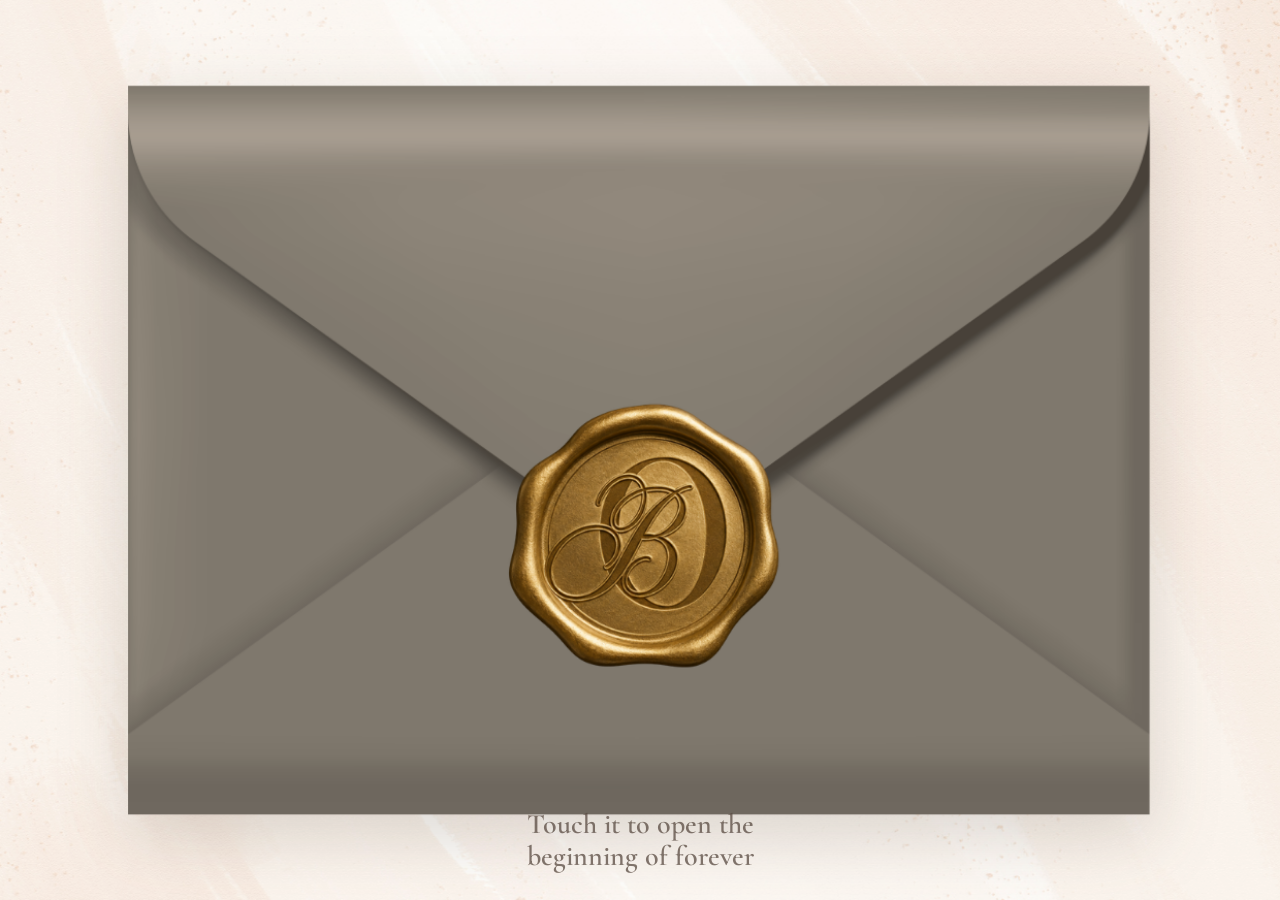
<file: index.html>
<!DOCTYPE html>
<html lang="en">
<head>
  <meta charset="UTF-8">
  <meta name="viewport" content="width=device-width, initial-scale=1.0">
  <meta name="description" content="Open the wedding invitation for Osama and Basmala.">
  <title>Open Invitation | Osama &amp; Basmala</title>
  <link rel="preconnect" href="https://fonts.googleapis.com">
  <link rel="preconnect" href="https://fonts.gstatic.com" crossorigin>
  <link href="https://fonts.googleapis.com/css2?family=Cormorant+Garamond:wght@500;600;700&family=Poppins:wght@300;400;500&display=swap" rel="stylesheet">
  <link rel="stylesheet" href="css/index.css">
</head>
<body>
  <main>
    <button class="entrance" type="button" aria-label="Touch to open the beginning of forever">
      <img class="entrance-bg" src="bg.png" alt="">
      <span class="entrance-content">
        <img class="entrance-envelope" src="index_env.png" alt="Closed wedding invitation envelope">
        <span class="entrance-text">Touch it to open the beginning of forever</span>
      </span>
    </button>
  </main>
  <script src="js/index.js" defer></script>
</body>
</html>
</file>
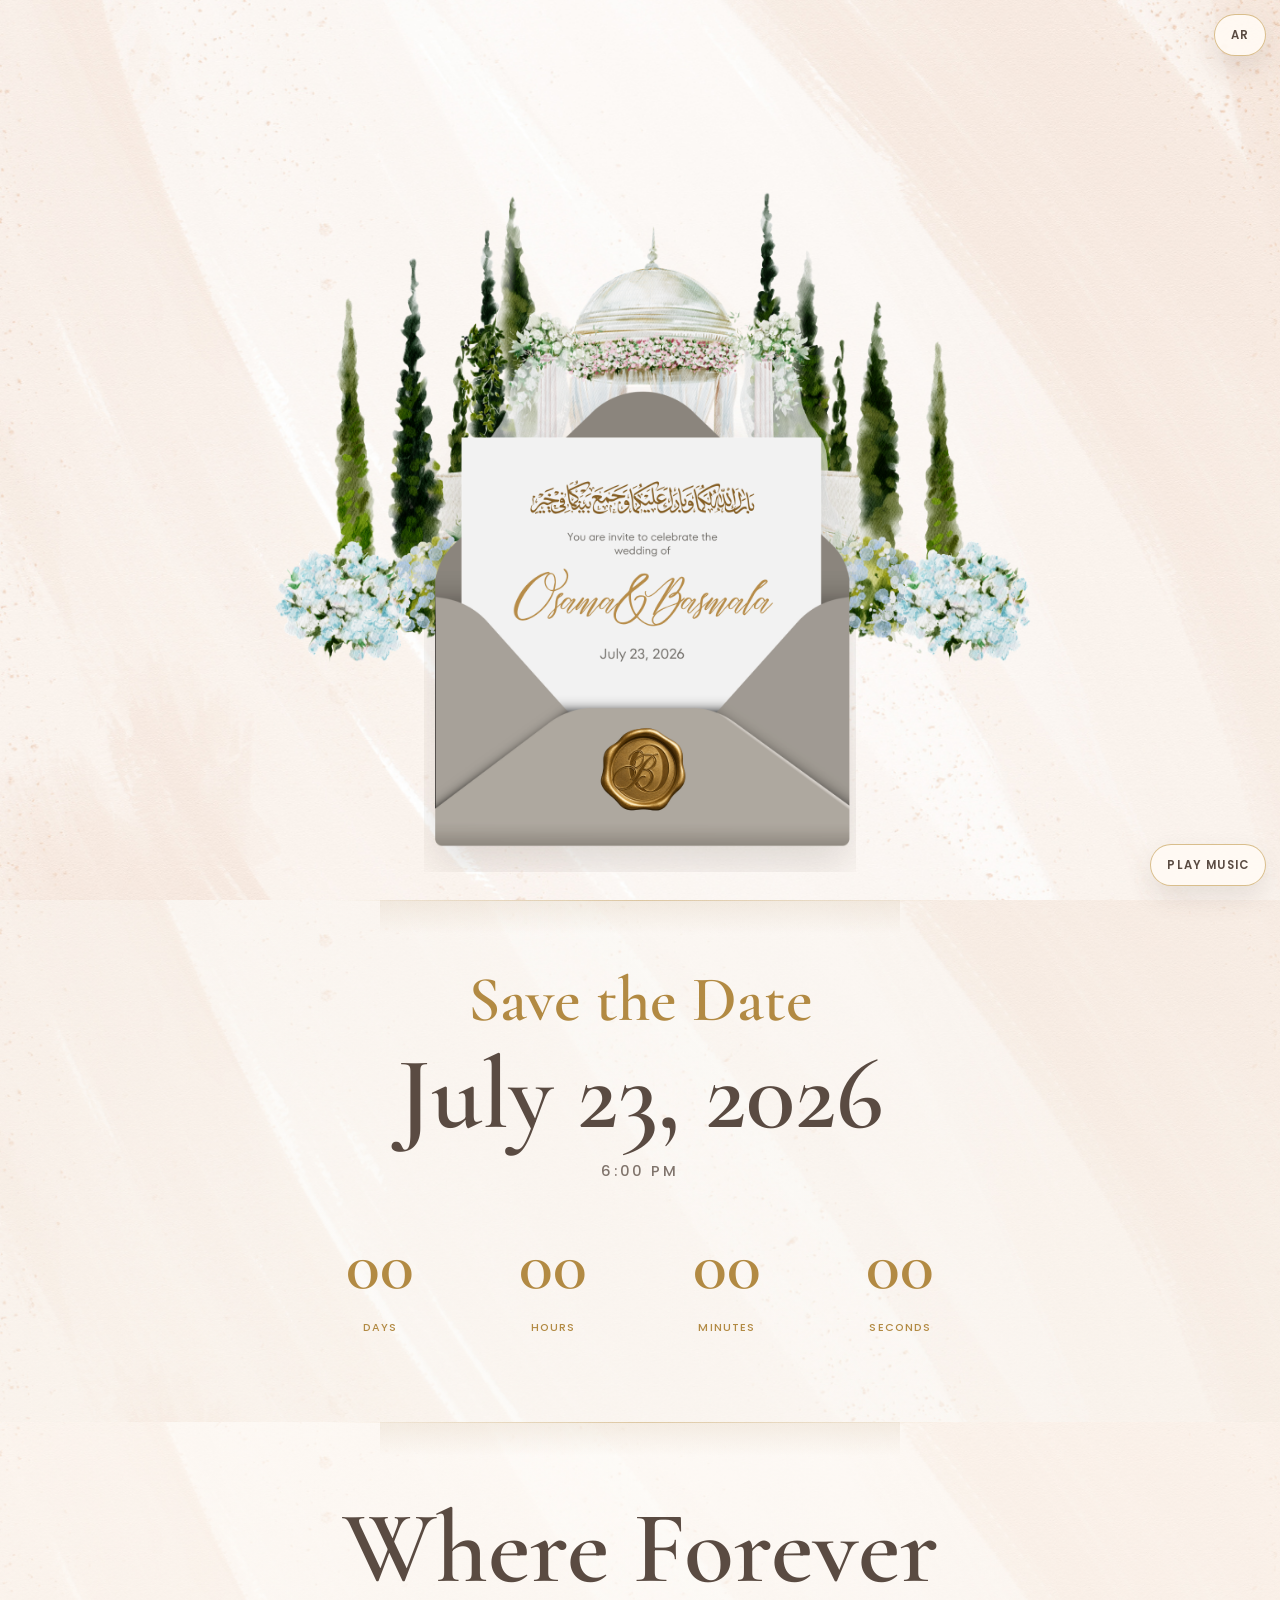
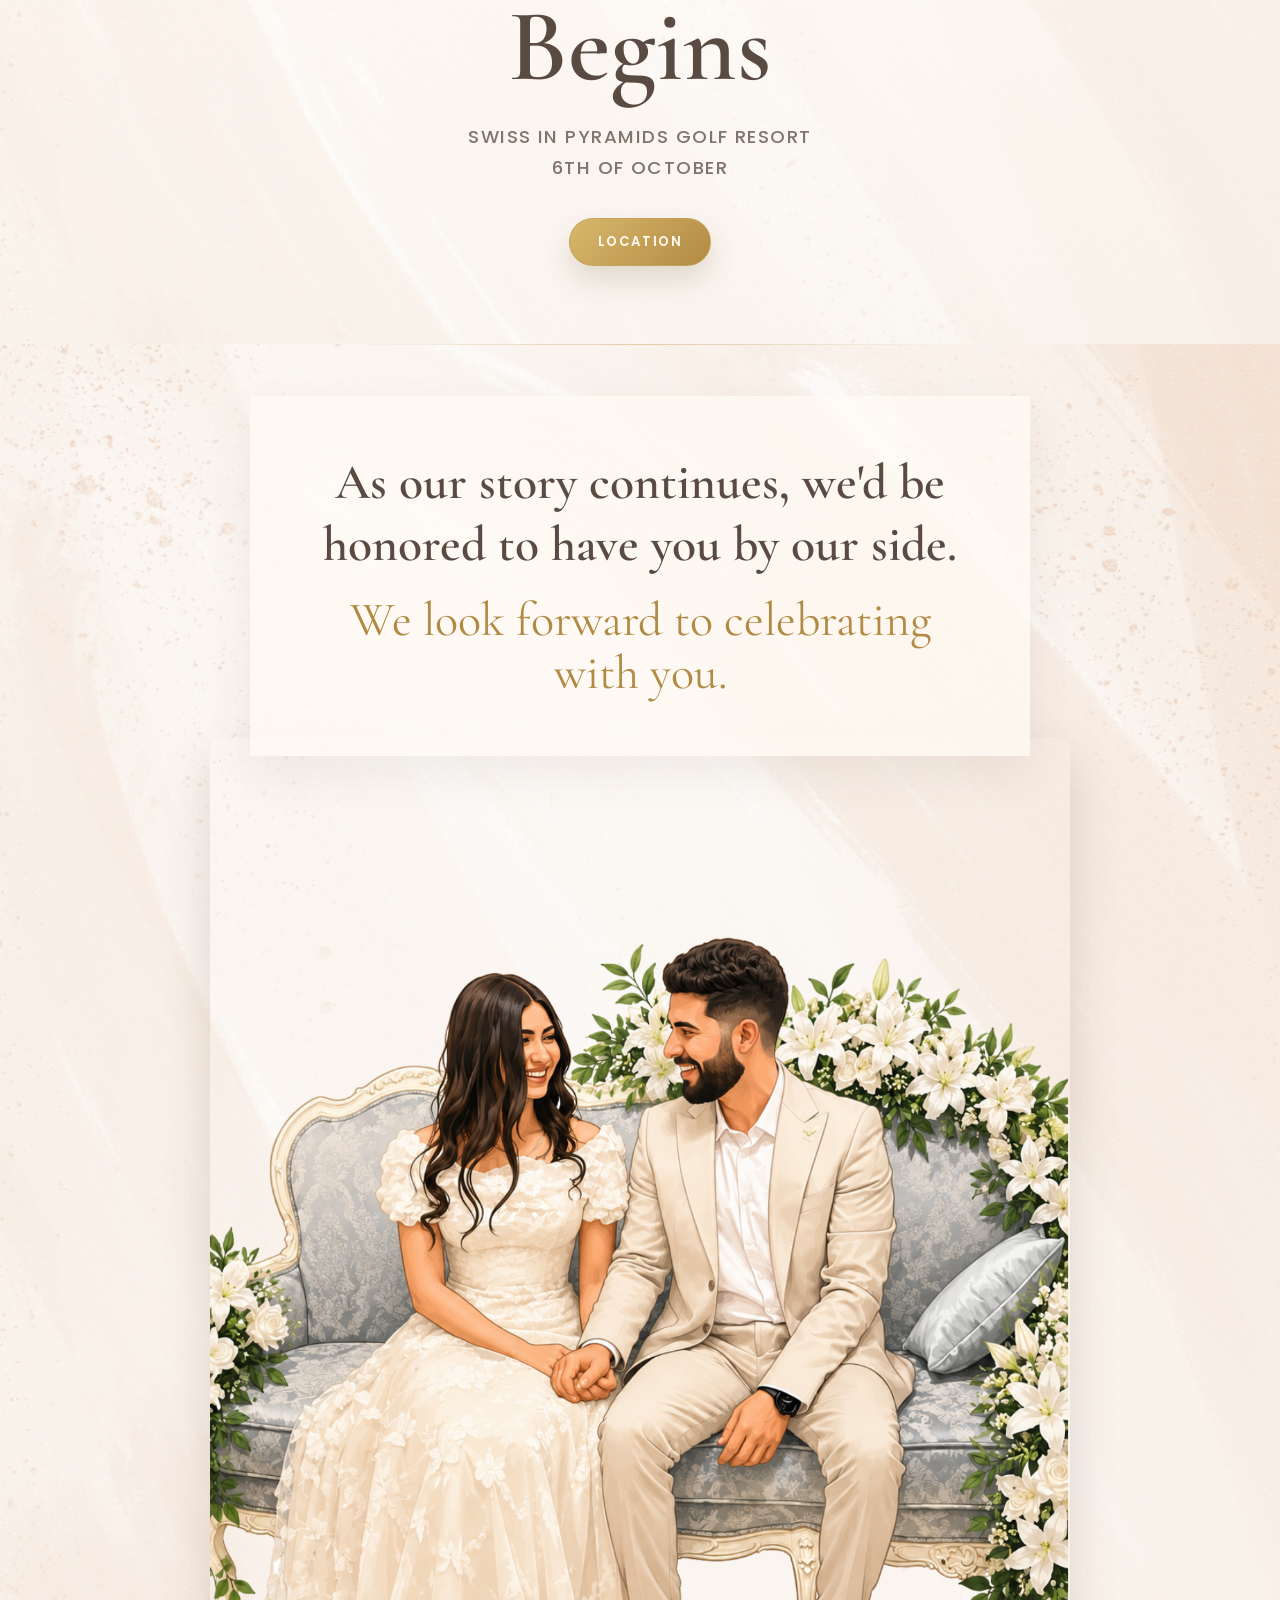
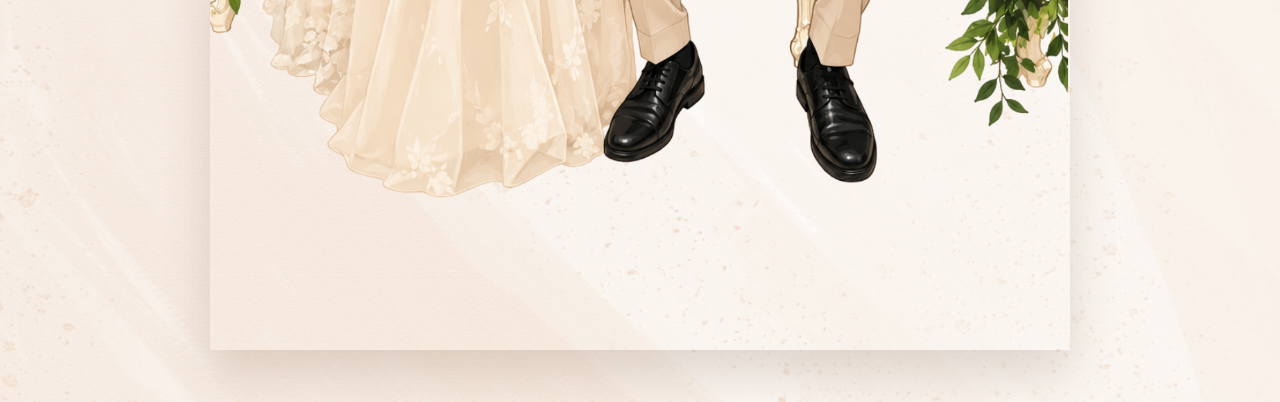
<file: invitation.html>
<!DOCTYPE html>
<html lang="en">
<head>
  <meta charset="UTF-8">
  <meta name="viewport" content="width=device-width, initial-scale=1.0">
  <meta name="description" content="Wedding invitation for Osama and Basmala.">
  <title>Osama &amp; Basmala | Invitation</title>
  <link rel="preconnect" href="https://fonts.googleapis.com">
  <link rel="preconnect" href="https://fonts.gstatic.com" crossorigin>
  <link href="https://fonts.googleapis.com/css2?family=Cormorant+Garamond:wght@500;600;700&family=Noto+Naskh+Arabic:wght@500;600;700&family=Poppins:wght@300;400;500&display=swap" rel="stylesheet">
  <link rel="stylesheet" href="css/invitation.css">
</head>
<body>
  <audio class="wedding-audio" src="music.mp3" preload="auto" loop></audio>
  <button class="music-toggle" type="button" hidden aria-pressed="false">Play Music</button>
  <button class="language-toggle" type="button" aria-label="Switch language" data-language-toggle>AR</button>

  <main>
    <section class="invite-hero" aria-labelledby="invite-title">
      <h1 id="invite-title" class="sr-only" data-en="Wedding invitation for Osama and Basmala" data-ar="دعوة زفاف أسامة وبسملة">Wedding invitation for Osama and Basmala</h1>

      <picture>
        <source media="(min-width: 768px)" srcset="bg.png">
        <img class="hero-bg" src="bg.png" alt="Soft watercolor paper background">
      </picture>

      <div class="hero-art" aria-label="Wedding venue and invitation artwork">
        <picture>
          <source media="(min-width: 768px)" srcset="shape.png">
          <img class="venue-art" src="shape.png" alt="Watercolor wedding venue with flowers and tall greenery">
        </picture>

        <picture>
          <source media="(min-width: 768px)" srcset="env.png">
          <img class="envelope-art" src="env.png" alt="Envelope containing the wedding invitation for Osama and Basmala">
        </picture>
      </div>
    </section>

    <section class="save-date-section" aria-labelledby="save-date-title">
      <div class="save-date-content">
        <p class="section-kicker" data-en="Save the Date" data-ar="احفظوا التاريخ">Save the Date</p>
        <h2 id="save-date-title" data-en="July 23, 2026" data-ar="٢٣ يوليو ٢٠٢٦">July 23, 2026</h2>
        <p class="event-time" data-en="6:00 PM" data-ar="٦:٠٠ مساءً">6:00 PM</p>

        <div class="countdown" data-countdown="2026-07-23T18:00:00" aria-label="Countdown to wedding date">
          <div class="countdown-item">
            <span class="countdown-number" data-days>00</span>
            <span class="countdown-label" data-en="Days" data-ar="أيام">Days</span>
          </div>
          <div class="countdown-item">
            <span class="countdown-number" data-hours>00</span>
            <span class="countdown-label" data-en="Hours" data-ar="ساعات">Hours</span>
          </div>
          <div class="countdown-item">
            <span class="countdown-number" data-minutes>00</span>
            <span class="countdown-label" data-en="Minutes" data-ar="دقائق">Minutes</span>
          </div>
          <div class="countdown-item">
            <span class="countdown-number" data-seconds>00</span>
            <span class="countdown-label" data-en="Seconds" data-ar="ثواني">Seconds</span>
          </div>
        </div>
      </div>
    </section>

    <section class="location-section" aria-labelledby="location-title">
      <div class="location-content">
        <h2 id="location-title" data-en="Where Forever Begins" data-ar="حيث يبدأ الأبد">Where Forever Begins</h2>
        <p class="location-address">
          <span data-en="SWISS IN PYRAMIDS GOLF RESORT" data-ar="منتجع سويس إن بيراميدز جولف">SWISS IN PYRAMIDS GOLF RESORT</span>
          <span data-en="6th of October" data-ar="٦ أكتوبر">6th of October</span>
        </p>
        <a class="map-button" href="https://maps.app.goo.gl/HbmF7gT4mWUfYCKc6" target="_blank" rel="noopener noreferrer" data-en="Location" data-ar="الموقع">
          Location
        </a>
      </div>
    </section>

    <section class="closing-section" aria-labelledby="closing-title">
      <div class="closing-content">
        <div class="closing-message">
          <h2 id="closing-title" data-en="As our story continues, we'd be honored to have you by our side." data-ar="ومع استمرار حكايتنا، يشرفنا أن تكونوا بجانبنا.">As our story continues, we'd be honored to have you by our side.</h2>
          <p data-en="We look forward to celebrating with you." data-ar="نتطلع للاحتفال معكم.">We look forward to celebrating with you.</p>
        </div>

        <img class="couple-image" src="OB.png" alt="Illustration of Osama and Basmala seated together">
      </div>
    </section>
  </main>
  <script src="js/invitation.js" defer></script>
</body>
</html>
</file>
<file: css/index.css>
:root {
  --paper: #f8f2ea;
  --ink: #5a4b42;
  --muted: rgba(90, 75, 66, .76);
  --gold: #c7a15a;
  --gold-deep: #b28a43;
}

* {
  box-sizing: border-box;
}

html,
body {
  min-height: 100%;
  margin: 0;
}

body {
  background: var(--paper);
  color: var(--ink);
  font-family: "Poppins", Arial, sans-serif;
}

button {
  font: inherit;
}

.entrance {
  position: relative;
  display: grid;
  width: 100%;
  min-height: 100svh;
  place-items: center;
  overflow: hidden;
  padding: 0;
  border: 0;
  background: var(--paper);
  color: inherit;
  cursor: pointer;
  isolation: isolate;
}

.entrance-bg {
  position: absolute;
  inset: 0;
  z-index: -2;
  width: 100%;
  height: 100%;
  object-fit: cover;
  pointer-events: none;
}

.entrance::after {
  position: absolute;
  inset: 0;
  z-index: -1;
  content: "";
  background: rgba(248, 242, 234, .18);
  pointer-events: none;
}

.entrance-content {
  position: relative;
  display: grid;
  width: 100vw;
  min-height: 100svh;
  justify-items: center;
}

.entrance-envelope {
  display: block;
  width: 100vw;
  height: 100svh;
  max-height: none;
  object-fit: cover;
  filter: drop-shadow(0 22px 34px rgba(70, 55, 40, .18));
  pointer-events: none;
}

.entrance-text {
  position: absolute;
  left: 50%;
  bottom: max(28px, env(safe-area-inset-bottom));
  transform: translateX(-50%);
  width: min(86vw, 22rem);
  max-width: 18rem;
  color: var(--muted);
  font-family: "Cormorant Garamond", Georgia, serif;
  font-size: clamp(1.25rem, 5vw, 1.75rem);
  font-weight: 600;
  line-height: 1.15;
  text-align: center;
}

.entrance:focus-visible {
  outline: 2px solid var(--gold-deep);
  outline-offset: -10px;
}

@media (min-width: 768px) {
  .entrance-content {
    width: 100vw;
  }
}
</file>
<file: css/invitation.css>
:root {
  --paper: #f8f2ea;
  --ink: #5a4b42;
  --muted: rgba(90, 75, 66, .76);
  --gold: #c7a15a;
  --gold-deep: #b28a43;
  --ivory: #fffaf4;
  --panel: rgba(255, 250, 244, .78);
  --shadow: rgba(90, 75, 66, .12);
}

* {
  box-sizing: border-box;
}

html,
body {
  min-height: 100%;
  margin: 0;
}

body {
  background: var(--paper) url("../bg.png") center / cover fixed;
  color: var(--ink);
  font-family: "Poppins", Arial, sans-serif;
}

button,
a {
  font: inherit;
}

.sr-only {
  position: absolute;
  width: 1px;
  height: 1px;
  overflow: hidden;
  clip: rect(0, 0, 0, 0);
  white-space: nowrap;
}

.music-toggle,
.language-toggle {
  position: fixed;
  z-index: 20;
  min-height: 42px;
  padding: 0 16px;
  border: 1px solid rgba(199, 161, 90, .68);
  border-radius: 999px;
  background: rgba(255, 250, 244, .92);
  color: var(--ink);
  box-shadow: 0 12px 26px var(--shadow);
  cursor: pointer;
  font-size: .72rem;
  font-weight: 600;
  letter-spacing: .1em;
  text-transform: uppercase;
}

.music-toggle {
  right: 14px;
  bottom: max(14px, env(safe-area-inset-bottom));
}

.language-toggle {
  top: 14px;
  right: 14px;
  min-width: 48px;
}

.music-toggle:focus-visible,
.language-toggle:focus-visible {
  outline: 2px solid var(--gold);
  outline-offset: 4px;
}

html[lang="ar"] body {
  direction: rtl;
  font-family: "Noto Naskh Arabic", "Poppins", Arial, sans-serif;
}

html[lang="ar"] h2,
html[lang="ar"] .section-kicker,
html[lang="ar"] .closing-message p,
html[lang="ar"] .entrance-text {
  font-family: "Noto Naskh Arabic", Georgia, serif;
}

html[lang="ar"] .event-time,
html[lang="ar"] .location-address,
html[lang="ar"] .countdown-label,
html[lang="ar"] .map-button,
html[lang="ar"] .music-toggle,
html[lang="ar"] .language-toggle {
  letter-spacing: 0;
}

h2 {
  margin: 0;
  font-family: "Cormorant Garamond", Georgia, serif;
  font-size: clamp(3.2rem, 14vw, 6.4rem);
  font-weight: 600;
  line-height: .95;
  letter-spacing: 0;
}

.invite-hero {
  position: relative;
  min-height: 100svh;
  overflow: hidden;
  isolation: isolate;
  background: var(--paper);
}

.hero-bg {
  position: absolute;
  inset: 0;
  z-index: -3;
  width: 100%;
  height: 100%;
  object-fit: cover;
}

.hero-art {
  position: relative;
  min-height: 100svh;
  padding: 0 10px max(18px, env(safe-area-inset-bottom));
}

.venue-art,
.envelope-art {
  display: block;
  user-select: none;
  pointer-events: none;
}

.save-date-section,
.location-section {
  position: relative;
  display: grid;
  min-height: 58svh;
  place-items: center;
  overflow: hidden;
  padding: clamp(36px, 8vw, 64px) 18px;
  text-align: center;
  background:
    linear-gradient(rgba(248, 242, 234, .28), rgba(248, 242, 234, .32)),
    url("../bg.png") center / cover;
}

.save-date-section::before,
.location-section::before,
.closing-section::before {
  position: absolute;
  top: 0;
  left: 50%;
  width: min(82%, 620px);
  height: 1px;
  content: "";
  background: linear-gradient(90deg, transparent, rgba(199, 161, 90, .46), transparent);
  transform: translateX(-50%);
}

.save-date-section::after,
.location-section::after {
  position: absolute;
  top: 0;
  left: 50%;
  width: min(100%, 520px);
  height: 34px;
  content: "";
  background: linear-gradient(rgba(171, 135, 87, .12), transparent);
  transform: translateX(-50%);
  pointer-events: none;
}

.save-date-content,
.location-content {
  width: min(100%, 720px);
}

.section-kicker {
  margin: 0 0 14px;
  color: var(--gold-deep);
  font-family: "Cormorant Garamond", Georgia, serif;
  font-size: clamp(2rem, 10vw, 4rem);
  font-weight: 600;
  line-height: 1;
}

.event-time {
  margin: 18px 0 34px;
  color: var(--muted);
  font-size: .9rem;
  font-weight: 500;
  letter-spacing: .18em;
  text-transform: uppercase;
}

.countdown {
  display: grid;
  grid-template-columns: repeat(4, minmax(0, 1fr));
  gap: 8px;
  width: min(100%, 420px);
  margin: 0 auto;
}

.countdown-item {
  display: grid;
  min-height: 74px;
  place-items: center;
  padding: 6px 2px;
}

.countdown-number {
  color: var(--gold-deep);
  font-family: "Cormorant Garamond", Georgia, serif;
  font-size: clamp(1.8rem, 9vw, 4.4rem);
  font-weight: 600;
  line-height: .9;
}

.countdown-label {
  color: var(--gold-deep);
  font-size: clamp(.52rem, 2vw, .68rem);
  font-weight: 500;
  letter-spacing: .1em;
  text-transform: uppercase;
}

.location-section {
  min-height: 58svh;
  padding-top: clamp(36px, 8vw, 64px);
  padding-bottom: clamp(36px, 8vw, 64px);
  background:
    linear-gradient(rgba(255, 250, 244, .44), rgba(248, 242, 234, .38)),
    url("../bg.png") center / cover;
}

.location-address {
  max-width: 30rem;
  margin: 26px auto 34px;
  color: var(--muted);
  font-size: clamp(.95rem, 3.8vw, 1.15rem);
  font-weight: 500;
  line-height: 1.7;
  letter-spacing: .08em;
  text-transform: uppercase;
}

.location-address span {
  display: block;
}

.map-button {
  display: inline-grid;
  min-height: 48px;
  place-items: center;
  padding: 0 28px;
  border: 1px solid rgba(199, 161, 90, .72);
  border-radius: 999px;
  background: linear-gradient(135deg, #d8b86d, var(--gold-deep));
  color: #fffaf1;
  box-shadow: 0 14px 28px rgba(95, 70, 32, .16);
  font-size: .82rem;
  font-weight: 600;
  letter-spacing: .12em;
  text-decoration: none;
  text-transform: uppercase;
}

.map-button:focus-visible {
  outline: 2px solid var(--ink);
  outline-offset: 5px;
}

.closing-section {
  position: relative;
  display: grid;
  min-height: 100svh;
  place-items: center;
  padding: clamp(26px, 7vw, 52px) 16px;
  background:
    linear-gradient(rgba(248, 242, 234, .18), rgba(248, 242, 234, .28)),
    url("../bg.png") center / cover;
}

.closing-content {
  width: min(100%, 980px);
}

.closing-message {
  position: relative;
  z-index: 2;
  width: min(92%, 780px);
  margin: 0 auto -18px;
  padding: clamp(28px, 7vw, 56px) clamp(18px, 6vw, 64px);
  background: var(--panel);
  text-align: center;
  box-shadow: 0 18px 42px rgba(90, 75, 66, .08);
}

.closing-message h2 {
  max-width: 17em;
  margin: 0 auto;
  color: var(--ink);
  font-size: clamp(2rem, 8vw, 3.1rem);
  line-height: 1.25;
}

.closing-message p {
  margin: 18px 0 0;
  color: var(--gold-deep);
  font-family: "Cormorant Garamond", Georgia, serif;
  font-size: clamp(1.8rem, 7vw, 3rem);
  line-height: 1.1;
}

.couple-image {
  display: block;
  width: min(100%, 860px);
  margin: 0 auto;
  border-radius: 12px 12px 0 0;
  box-shadow: 0 22px 48px rgba(98, 69, 42, .18);
}

.venue-art {
  position: absolute;
  left: calc(50% + 2px);
  bottom: clamp(146px, 23svh, 194px);
  z-index: 1;
  width: min(158vw, 650px);
  max-width: none;
  opacity: 0;
  transform: translate(-50%, 22px);
  animation: venueReveal 900ms cubic-bezier(.2, .8, .18, 1) 120ms forwards;
}

.envelope-art {
  position: absolute;
  left: 50%;
  bottom: max(-74px, calc(env(safe-area-inset-bottom) - 86px));
  z-index: 3;
  width: min(93vw, 400px);
  max-height: none;
  object-fit: contain;
  clip-path: inset(18% 8% 15% 8%);
  opacity: 0;
  transform: translate(-50%, 46px) scale(.96);
  filter: drop-shadow(0 18px 22px rgba(68, 55, 44, .16));
  animation: envelopeArrive 1050ms cubic-bezier(.18, .9, .2, 1) 520ms forwards;
}

@keyframes venueReveal {
  to {
    opacity: 1;
    transform: translate(-50%, 0);
  }
}

@keyframes envelopeArrive {
  0% {
    opacity: 0;
    transform: translate(-50%, 46px) scale(.96);
  }
  72% {
    opacity: 1;
    transform: translate(-50%, -8px) scale(1.01);
  }
  100% {
    opacity: 1;
    transform: translate(-50%, 0) scale(1);
  }
}

@media (max-width: 380px) {
  .venue-art {
    left: 50%;
    bottom: clamp(130px, 22svh, 174px);
    width: min(166vw, 620px);
  }

  .envelope-art {
    bottom: max(-70px, calc(env(safe-area-inset-bottom) - 82px));
    width: min(94vw, 374px);
  }
}

@media (min-width: 768px) {
  .invite-hero {
    display: grid;
    place-items: center;
  }

  .hero-art {
    width: min(100vw, 760px);
    min-height: min(100svh, 900px);
    padding: 0 24px clamp(24px, 4svh, 54px);
  }

  .venue-art {
    left: 50%;
    bottom: clamp(180px, 25svh, 260px);
    width: min(96vw, 820px);
  }

  .envelope-art {
    bottom: -80px;
    width: min(54vw, 500px);
  }

  .countdown {
    grid-template-columns: repeat(4, minmax(0, 1fr));
    width: min(100%, 680px);
    gap: 14px;
  }

  .countdown-item {
    min-height: 138px;
  }
}

@media (min-width: 1200px) {
  .hero-art {
    width: min(74vw, 860px);
  }

  .venue-art {
    bottom: clamp(220px, 25svh, 300px);
    width: min(72vw, 880px);
  }

  .envelope-art {
    width: min(40vw, 520px);
  }
}

@media (prefers-reduced-motion: reduce) {
  *,
  *::before,
  *::after {
    animation-duration: 1ms !important;
    animation-iteration-count: 1 !important;
    transition-duration: 1ms !important;
  }

  .venue-art,
  .envelope-art {
    opacity: 1;
    transform: translate(-50%, 0);
  }
}
</file>
